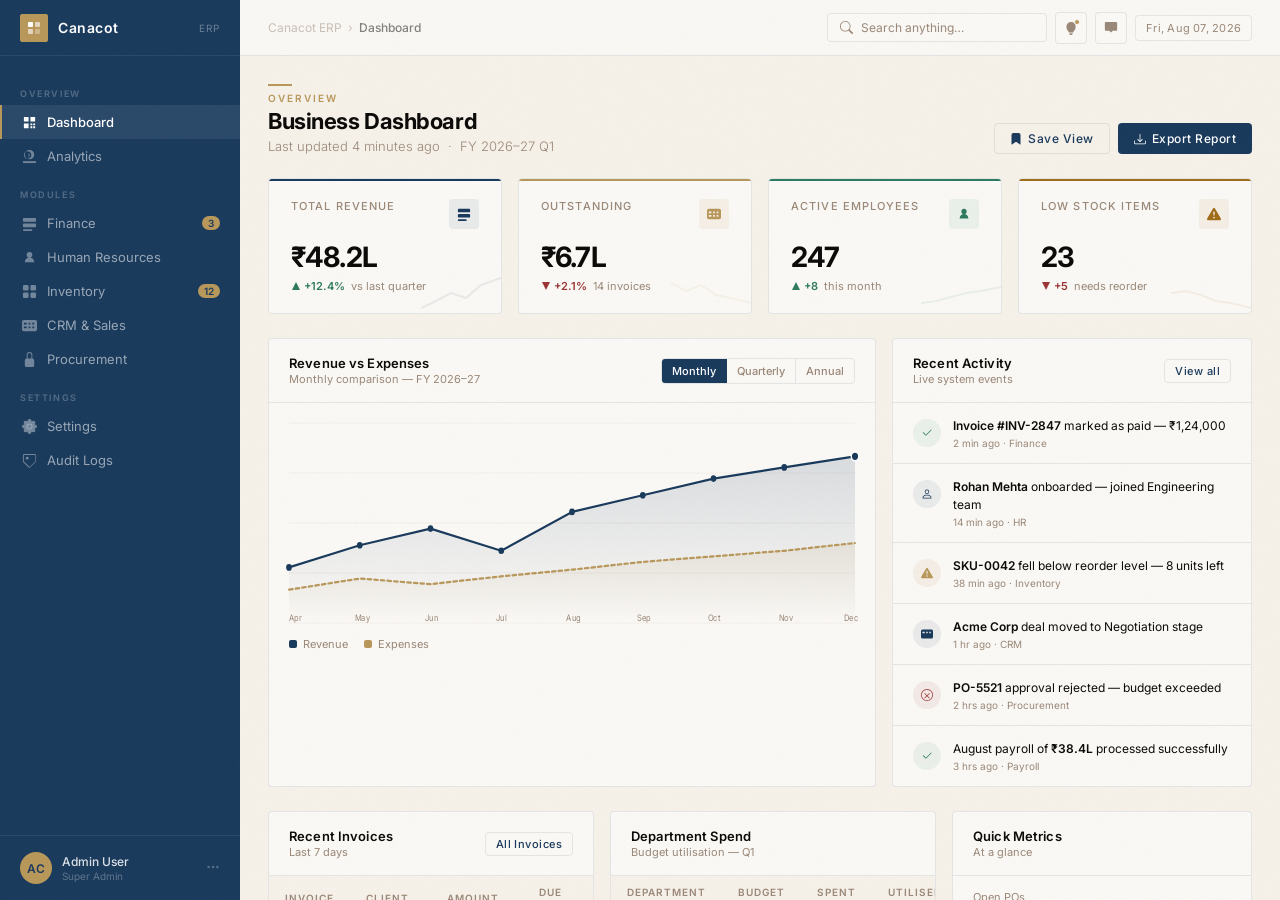
<file: Dashboard.html>
<!DOCTYPE html>
<html lang="en">
<head>
  <meta charset="UTF-8"/>
  <meta name="viewport" content="width=device-width, initial-scale=1.0"/>
  <title>Canacot ERP — Dashboard</title>
  <link rel="preconnect" href="https://fonts.googleapis.com"/>
  <link rel="preconnect" href="https://fonts.gstatic.com" crossorigin/>
  <link href="https://fonts.googleapis.com/css2?family=Inter:wght@300;400;500;600;700&display=swap" rel="stylesheet"/>
  <style>
    *, *::before, *::after { box-sizing: border-box; margin: 0; padding: 0; }

    :root {
      --ink:       #0d0b09;
      --paper:     #faf8f5;
      --warm:      #f5f0e8;
      --navy:      #1a3a5c;
      --navy-lt:   #2b5a8a;
      --navy-dim:  rgba(26,58,92,0.08);
      --gold:      #b8975a;
      --gold-lt:   #d4b478;
      --dust:      #9a8878;
      --border:    rgba(26,58,92,0.1);
      --border-gold: rgba(184,151,90,0.25);
      --green:     #2d7a5f;
      --green-bg:  rgba(45,122,95,0.08);
      --red:       #9b3535;
      --red-bg:    rgba(155,53,53,0.08);
      --amber:     #a06c1a;
      --amber-bg:  rgba(160,108,26,0.08);
      --sidebar-w: 240px;
      --header-h:  56px;
      --sans:      'Inter', system-ui, sans-serif;
      --radius:    4px;
    }

    html, body { height: 100%; }

    body {
      font-family: var(--sans);
      background: var(--warm);
      color: var(--ink);
      display: flex;
      overflow: hidden;
    }

    /* ── NOISE ── */
    body::before {
      content: '';
      position: fixed; inset: 0;
      background-image: url("data:image/svg+xml,%3Csvg viewBox='0 0 256 256' xmlns='http://www.w3.org/2000/svg'%3E%3Cfilter id='n'%3E%3CfeTurbulence type='fractalNoise' baseFrequency='0.9' numOctaves='4' stitchTiles='stitch'/%3E%3C/filter%3E%3Crect width='100%25' height='100%25' filter='url(%23n)' opacity='0.03'/%3E%3C/svg%3E");
      pointer-events: none; z-index: 9999; opacity: 0.4;
    }

    /* ══════════════════════════════
       SIDEBAR
    ══════════════════════════════ */
    .sidebar {
      width: var(--sidebar-w);
      height: 100vh;
      background: var(--navy);
      display: flex;
      flex-direction: column;
      flex-shrink: 0;
      position: fixed;
      left: 0; top: 0; bottom: 0;
      z-index: 100;
    }

    .sidebar-brand {
      height: var(--header-h);
      display: flex;
      align-items: center;
      padding: 0 20px;
      border-bottom: 1px solid rgba(255,255,255,0.07);
      gap: 10px;
      flex-shrink: 0;
    }

    .brand-icon {
      width: 28px; height: 28px;
      background: var(--gold);
      border-radius: 2px;
      display: flex; align-items: center; justify-content: center;
    }
    .brand-icon svg { width: 14px; height: 14px; }

    .brand-name {
      font-size: 14px;
      font-weight: 600;
      letter-spacing: 0.04em;
      color: #fff;
    }
    .brand-tag {
      font-size: 10px;
      font-weight: 400;
      letter-spacing: 0.1em;
      color: rgba(255,255,255,0.35);
      text-transform: uppercase;
      margin-left: auto;
    }

    .sidebar-nav {
      flex: 1;
      overflow-y: auto;
      padding: 16px 0;
    }

    .nav-section-label {
      font-size: 9px;
      font-weight: 600;
      letter-spacing: 0.18em;
      text-transform: uppercase;
      color: rgba(255,255,255,0.25);
      padding: 16px 20px 6px;
    }

    .nav-item {
      display: flex;
      align-items: center;
      gap: 10px;
      padding: 9px 20px;
      font-size: 13px;
      font-weight: 400;
      color: rgba(255,255,255,0.55);
      text-decoration: none;
      cursor: pointer;
      transition: background 0.15s, color 0.15s;
      border-left: 2px solid transparent;
      position: relative;
    }
    .nav-item:hover {
      background: rgba(255,255,255,0.05);
      color: rgba(255,255,255,0.85);
    }
    .nav-item.active {
      background: rgba(255,255,255,0.07);
      color: #fff;
      border-left-color: var(--gold);
      font-weight: 500;
    }
    .nav-item svg { width: 15px; height: 15px; flex-shrink: 0; opacity: 0.7; }
    .nav-item.active svg { opacity: 1; }

    .nav-badge {
      margin-left: auto;
      background: var(--gold);
      color: var(--navy);
      font-size: 10px;
      font-weight: 600;
      padding: 1px 6px;
      border-radius: 20px;
    }

    .sidebar-footer {
      border-top: 1px solid rgba(255,255,255,0.07);
      padding: 16px 20px;
      display: flex;
      align-items: center;
      gap: 10px;
    }
    .avatar {
      width: 32px; height: 32px;
      border-radius: 50%;
      background: var(--gold);
      display: flex; align-items: center; justify-content: center;
      font-size: 12px;
      font-weight: 600;
      color: var(--navy);
      flex-shrink: 0;
    }
    .avatar-info { flex: 1; min-width: 0; }
    .avatar-name {
      font-size: 12px;
      font-weight: 500;
      color: rgba(255,255,255,0.85);
      white-space: nowrap;
      overflow: hidden;
      text-overflow: ellipsis;
    }
    .avatar-role {
      font-size: 10px;
      color: rgba(255,255,255,0.3);
      margin-top: 1px;
    }
    .avatar-more {
      color: rgba(255,255,255,0.25);
      cursor: pointer;
    }
    .avatar-more:hover { color: rgba(255,255,255,0.6); }

    /* ══════════════════════════════
       MAIN LAYOUT
    ══════════════════════════════ */
    .main {
      margin-left: var(--sidebar-w);
      flex: 1;
      display: flex;
      flex-direction: column;
      height: 100vh;
      overflow: hidden;
    }

    /* ── TOPBAR ── */
    .topbar {
      height: var(--header-h);
      background: rgba(250,248,245,0.9);
      backdrop-filter: blur(16px);
      -webkit-backdrop-filter: blur(16px);
      border-bottom: 1px solid var(--border);
      display: flex;
      align-items: center;
      padding: 0 28px;
      gap: 16px;
      flex-shrink: 0;
      position: sticky;
      top: 0;
      z-index: 50;
    }

    .topbar-title {
      font-size: 14px;
      font-weight: 600;
      color: var(--ink);
      letter-spacing: 0.01em;
    }

    .topbar-breadcrumb {
      font-size: 12px;
      color: var(--dust);
      display: flex;
      align-items: center;
      gap: 6px;
    }
    .topbar-breadcrumb span { color: var(--dust); opacity: 0.5; }

    .topbar-right {
      margin-left: auto;
      display: flex;
      align-items: center;
      gap: 8px;
    }

    .topbar-search {
      display: flex;
      align-items: center;
      gap: 8px;
      background: var(--paper);
      border: 1px solid var(--border);
      border-radius: var(--radius);
      padding: 6px 12px;
      width: 220px;
    }
    .topbar-search svg { width: 13px; height: 13px; color: var(--dust); flex-shrink: 0; }
    .topbar-search input {
      border: none;
      background: transparent;
      font-family: var(--sans);
      font-size: 12px;
      color: var(--ink);
      outline: none;
      width: 100%;
    }
    .topbar-search input::placeholder { color: var(--dust); }

    .icon-btn {
      width: 32px; height: 32px;
      border-radius: var(--radius);
      border: 1px solid var(--border);
      background: var(--paper);
      display: flex; align-items: center; justify-content: center;
      cursor: pointer;
      transition: background 0.15s, border-color 0.15s;
      position: relative;
    }
    .icon-btn:hover { background: var(--warm); border-color: var(--navy); }
    .icon-btn svg { width: 14px; height: 14px; color: var(--dust); }
    .notif-dot {
      position: absolute;
      top: 6px; right: 6px;
      width: 6px; height: 6px;
      background: var(--gold);
      border-radius: 50%;
      border: 1px solid var(--paper);
    }

    .date-chip {
      font-size: 11px;
      font-weight: 400;
      color: var(--dust);
      background: var(--paper);
      border: 1px solid var(--border);
      border-radius: var(--radius);
      padding: 5px 10px;
      letter-spacing: 0.02em;
    }

    /* ── CONTENT SCROLL ── */
    .content {
      flex: 1;
      overflow-y: auto;
      padding: 28px;
      display: flex;
      flex-direction: column;
      gap: 24px;
    }

    /* ── PAGE HEADER ── */
    .page-header {
      display: flex;
      align-items: flex-end;
      justify-content: space-between;
    }
    .page-header-left {}
    .page-eyebrow {
      font-size: 10px;
      font-weight: 600;
      letter-spacing: 0.2em;
      text-transform: uppercase;
      color: var(--gold);
      margin-bottom: 4px;
    }
    .page-title {
      font-size: 22px;
      font-weight: 700;
      color: var(--ink);
      letter-spacing: -0.02em;
    }
    .page-sub {
      font-size: 13px;
      font-weight: 300;
      color: var(--dust);
      margin-top: 4px;
    }
    .page-actions { display: flex; gap: 8px; }

    .btn-primary {
      display: flex; align-items: center; gap: 6px;
      padding: 8px 16px;
      background: var(--navy);
      color: #fff;
      font-family: var(--sans);
      font-size: 12px;
      font-weight: 500;
      letter-spacing: 0.04em;
      border: none;
      border-radius: var(--radius);
      cursor: pointer;
      transition: background 0.2s, transform 0.15s;
    }
    .btn-primary:hover { background: var(--navy-lt); transform: translateY(-1px); }
    .btn-primary svg { width: 12px; height: 12px; }

    .btn-secondary {
      display: flex; align-items: center; gap: 6px;
      padding: 7px 15px;
      background: transparent;
      color: var(--navy);
      font-family: var(--sans);
      font-size: 12px;
      font-weight: 500;
      letter-spacing: 0.04em;
      border: 1px solid var(--border);
      border-radius: var(--radius);
      cursor: pointer;
      transition: background 0.2s, border-color 0.2s;
    }
    .btn-secondary:hover { background: var(--navy-dim); border-color: var(--navy); }
    .btn-secondary svg { width: 12px; height: 12px; }

    /* ══════════════════════════════
       KPI CARDS ROW
    ══════════════════════════════ */
    .kpi-grid {
      display: grid;
      grid-template-columns: repeat(4, 1fr);
      gap: 16px;
    }

    .kpi-card {
      background: var(--paper);
      border: 1px solid var(--border);
      border-radius: var(--radius);
      padding: 20px 22px;
      position: relative;
      overflow: hidden;
      transition: border-color 0.2s, transform 0.2s;
    }
    .kpi-card:hover { border-color: var(--navy); transform: translateY(-2px); }

    .kpi-card::before {
      content: '';
      position: absolute;
      top: 0; left: 0; right: 0;
      height: 2px;
      background: var(--navy);
    }
    .kpi-card.gold::before { background: var(--gold); }
    .kpi-card.green::before { background: var(--green); }
    .kpi-card.amber::before { background: var(--amber); }

    .kpi-top {
      display: flex;
      align-items: flex-start;
      justify-content: space-between;
      margin-bottom: 14px;
    }
    .kpi-label {
      font-size: 11px;
      font-weight: 500;
      letter-spacing: 0.1em;
      text-transform: uppercase;
      color: var(--dust);
    }
    .kpi-icon {
      width: 30px; height: 30px;
      border-radius: var(--radius);
      background: var(--navy-dim);
      display: flex; align-items: center; justify-content: center;
    }
    .kpi-icon svg { width: 14px; height: 14px; color: var(--navy); }
    .kpi-card.gold .kpi-icon { background: rgba(184,151,90,0.1); }
    .kpi-card.gold .kpi-icon svg { color: var(--gold); }
    .kpi-card.green .kpi-icon { background: var(--green-bg); }
    .kpi-card.green .kpi-icon svg { color: var(--green); }
    .kpi-card.amber .kpi-icon { background: var(--amber-bg); }
    .kpi-card.amber .kpi-icon svg { color: var(--amber); }

    .kpi-value {
      font-size: 28px;
      font-weight: 700;
      letter-spacing: -0.03em;
      color: var(--ink);
      line-height: 1;
      margin-bottom: 8px;
    }

    .kpi-footer {
      display: flex;
      align-items: center;
      gap: 6px;
    }
    .kpi-change {
      display: flex;
      align-items: center;
      gap: 3px;
      font-size: 11px;
      font-weight: 600;
    }
    .kpi-change.up { color: var(--green); }
    .kpi-change.down { color: var(--red); }
    .kpi-change svg { width: 10px; height: 10px; }
    .kpi-period {
      font-size: 11px;
      color: var(--dust);
    }

    /* Sparkline */
    .kpi-sparkline {
      position: absolute;
      bottom: 0; right: 0;
      opacity: 0.08;
    }

    /* ══════════════════════════════
       MIDDLE ROW
    ══════════════════════════════ */
    .mid-row {
      display: grid;
      grid-template-columns: 1fr 360px;
      gap: 16px;
    }

    /* ── CHART CARD ── */
    .card {
      background: var(--paper);
      border: 1px solid var(--border);
      border-radius: var(--radius);
      overflow: hidden;
    }

    .card-header {
      display: flex;
      align-items: center;
      justify-content: space-between;
      padding: 16px 20px;
      border-bottom: 1px solid var(--border);
    }
    .card-title {
      font-size: 13px;
      font-weight: 600;
      color: var(--ink);
      letter-spacing: 0.01em;
    }
    .card-subtitle {
      font-size: 11px;
      color: var(--dust);
      margin-top: 1px;
    }
    .card-actions { display: flex; gap: 4px; }

    .tab-group {
      display: flex;
      gap: 0;
      border: 1px solid var(--border);
      border-radius: var(--radius);
      overflow: hidden;
    }
    .tab {
      font-size: 11px;
      font-weight: 500;
      padding: 5px 10px;
      color: var(--dust);
      cursor: pointer;
      background: transparent;
      border: none;
      font-family: var(--sans);
      transition: background 0.15s, color 0.15s;
    }
    .tab:not(:last-child) { border-right: 1px solid var(--border); }
    .tab.active { background: var(--navy); color: #fff; }
    .tab:hover:not(.active) { background: var(--warm); color: var(--ink); }

    .card-body { padding: 20px; }

    /* SVG Bar Chart */
    .chart-area {
      width: 100%;
      height: 200px;
      position: relative;
    }

    .chart-svg {
      width: 100%;
      height: 100%;
      overflow: visible;
    }

    .chart-legend {
      display: flex;
      gap: 16px;
      margin-top: 14px;
    }
    .legend-item {
      display: flex;
      align-items: center;
      gap: 6px;
      font-size: 11px;
      color: var(--dust);
    }
    .legend-dot {
      width: 8px; height: 8px;
      border-radius: 2px;
    }

    /* ── ACTIVITY FEED ── */
    .activity-list {
      padding: 0;
    }
    .activity-item {
      display: flex;
      align-items: flex-start;
      gap: 12px;
      padding: 14px 20px;
      border-bottom: 1px solid var(--border);
      transition: background 0.15s;
    }
    .activity-item:last-child { border-bottom: none; }
    .activity-item:hover { background: var(--warm); }

    .activity-dot {
      width: 28px; height: 28px;
      border-radius: 50%;
      display: flex; align-items: center; justify-content: center;
      flex-shrink: 0;
      margin-top: 2px;
    }
    .activity-dot svg { width: 12px; height: 12px; }
    .activity-dot.blue { background: var(--navy-dim); color: var(--navy); }
    .activity-dot.blue svg { color: var(--navy); }
    .activity-dot.green { background: var(--green-bg); }
    .activity-dot.green svg { color: var(--green); }
    .activity-dot.gold { background: rgba(184,151,90,0.1); }
    .activity-dot.gold svg { color: var(--gold); }
    .activity-dot.red { background: var(--red-bg); }
    .activity-dot.red svg { color: var(--red); }

    .activity-content { flex: 1; }
    .activity-text {
      font-size: 12px;
      font-weight: 400;
      color: var(--ink);
      line-height: 1.5;
    }
    .activity-text strong { font-weight: 600; }
    .activity-time {
      font-size: 10px;
      color: var(--dust);
      margin-top: 2px;
    }

    /* ══════════════════════════════
       BOTTOM ROW
    ══════════════════════════════ */
    .bot-row {
      display: grid;
      grid-template-columns: 1fr 1fr 300px;
      gap: 16px;
    }

    /* ── TABLE ── */
    .data-table {
      width: 100%;
      border-collapse: collapse;
    }
    .data-table th {
      font-size: 10px;
      font-weight: 600;
      letter-spacing: 0.1em;
      text-transform: uppercase;
      color: var(--dust);
      padding: 10px 16px;
      text-align: left;
      border-bottom: 1px solid var(--border);
      background: var(--warm);
    }
    .data-table td {
      font-size: 12px;
      font-weight: 400;
      color: var(--ink);
      padding: 11px 16px;
      border-bottom: 1px solid var(--border);
    }
    .data-table tr:last-child td { border-bottom: none; }
    .data-table tbody tr:hover td { background: var(--warm); }

    .td-name { font-weight: 500; }
    .td-mono {
      font-family: 'SF Mono', 'Fira Code', monospace;
      font-size: 11px;
      color: var(--navy);
    }

    .status-pill {
      display: inline-flex;
      align-items: center;
      gap: 4px;
      font-size: 10px;
      font-weight: 600;
      letter-spacing: 0.06em;
      text-transform: uppercase;
      padding: 3px 8px;
      border-radius: 20px;
    }
    .status-pill::before {
      content: '';
      width: 5px; height: 5px;
      border-radius: 50%;
    }
    .status-pill.paid { background: var(--green-bg); color: var(--green); }
    .status-pill.paid::before { background: var(--green); }
    .status-pill.pending { background: var(--amber-bg); color: var(--amber); }
    .status-pill.pending::before { background: var(--amber); }
    .status-pill.overdue { background: var(--red-bg); color: var(--red); }
    .status-pill.overdue::before { background: var(--red); }

    /* ── QUICK STATS SIDEBAR ── */
    .quick-stat {
      padding: 14px 20px;
      border-bottom: 1px solid var(--border);
      display: flex;
      align-items: center;
      justify-content: space-between;
      transition: background 0.15s;
    }
    .quick-stat:last-child { border-bottom: none; }
    .quick-stat:hover { background: var(--warm); }
    .qs-left {}
    .qs-label {
      font-size: 11px;
      color: var(--dust);
      margin-bottom: 2px;
    }
    .qs-value {
      font-size: 16px;
      font-weight: 700;
      color: var(--ink);
      letter-spacing: -0.02em;
    }
    .qs-bar-wrap {
      width: 80px;
      height: 4px;
      background: var(--border);
      border-radius: 2px;
      margin-top: 4px;
      overflow: hidden;
    }
    .qs-bar {
      height: 100%;
      border-radius: 2px;
      background: var(--navy);
    }
    .qs-bar.gold { background: var(--gold); }
    .qs-bar.green { background: var(--green); }
    .qs-pct {
      font-size: 12px;
      font-weight: 600;
      color: var(--navy);
    }

    /* ══════════════════════════════
       SCROLLBAR
    ══════════════════════════════ */
    .content::-webkit-scrollbar { width: 4px; }
    .content::-webkit-scrollbar-track { background: transparent; }
    .content::-webkit-scrollbar-thumb { background: var(--border); border-radius: 2px; }
    .sidebar-nav::-webkit-scrollbar { width: 0; }

    /* ── GOLD RULE ── */
    .gold-rule {
      width: 24px; height: 2px;
      background: var(--gold);
      margin-bottom: 6px;
    }
  </style>
</head>
<body>

<!-- ══════════════════════════════
     SIDEBAR
══════════════════════════════ -->
<aside class="sidebar">
  <div class="sidebar-brand">
    <div class="brand-icon">
      <svg viewBox="0 0 14 14" fill="none" xmlns="http://www.w3.org/2000/svg">
        <rect x="1" y="1" width="5" height="5" rx="1" fill="white"/>
        <rect x="8" y="1" width="5" height="5" rx="1" fill="white" opacity="0.6"/>
        <rect x="1" y="8" width="5" height="5" rx="1" fill="white" opacity="0.6"/>
        <rect x="8" y="8" width="5" height="5" rx="1" fill="white" opacity="0.3"/>
      </svg>
    </div>
    <span class="brand-name">Canacot</span>
    <span class="brand-tag">ERP</span>
  </div>

  <nav class="sidebar-nav">
    <div class="nav-section-label">Overview</div>
    <a class="nav-item active" href="#">
      <svg viewBox="0 0 16 16" fill="currentColor"><path d="M2 2h5v5H2V2zm7 0h5v5H9V2zM2 9h5v5H2V9zm7 3h2v2H9v-2zm0-3h2v2H9V9zm3 0h2v2h-2V9zm0 3h2v2h-2v-2z"/></svg>
      Dashboard
    </a>
    <a class="nav-item" href="#">
      <svg viewBox="0 0 16 16" fill="currentColor"><path d="M8 1a5 5 0 100 10A5 5 0 008 1zm0 9A4 4 0 118 3a4 4 0 010 7zM7 5h1v3H7V5zm0 4h1v1H7V9z"/><path d="M1 13h14v2H1z"/></svg>
      Analytics
    </a>

    <div class="nav-section-label">Modules</div>
    <a class="nav-item" href="#">
      <svg viewBox="0 0 16 16" fill="currentColor"><path d="M1 3a1 1 0 011-1h12a1 1 0 011 1v2a1 1 0 01-1 1H2a1 1 0 01-1-1V3zm0 6a1 1 0 011-1h12a1 1 0 011 1v2a1 1 0 01-1 1H2a1 1 0 01-1-1V9zm1 5a1 1 0 000 2h8a1 1 0 000-2H2z"/></svg>
      Finance
      <span class="nav-badge">3</span>
    </a>
    <a class="nav-item" href="#">
      <svg viewBox="0 0 16 16" fill="currentColor"><path d="M8 8a3 3 0 100-6 3 3 0 000 6zm5 5a5 5 0 10-10 0h10z"/></svg>
      Human Resources
    </a>
    <a class="nav-item" href="#">
      <svg viewBox="0 0 16 16" fill="currentColor"><path d="M1 2.5A1.5 1.5 0 012.5 1h3A1.5 1.5 0 017 2.5v3A1.5 1.5 0 015.5 7h-3A1.5 1.5 0 011 5.5v-3zM9 2.5A1.5 1.5 0 0110.5 1h3A1.5 1.5 0 0115 2.5v3A1.5 1.5 0 0113.5 7h-3A1.5 1.5 0 019 5.5v-3zM1 10.5A1.5 1.5 0 012.5 9h3A1.5 1.5 0 017 10.5v3A1.5 1.5 0 015.5 15h-3A1.5 1.5 0 011 13.5v-3zM9 10.5A1.5 1.5 0 0110.5 9h3a1.5 1.5 0 011.5 1.5v3a1.5 1.5 0 01-1.5 1.5h-3A1.5 1.5 0 019 13.5v-3z"/></svg>
      Inventory
      <span class="nav-badge">12</span>
    </a>
    <a class="nav-item" href="#">
      <svg viewBox="0 0 16 16" fill="currentColor"><path d="M0 4a2 2 0 012-2h12a2 2 0 012 2v8a2 2 0 01-2 2H2a2 2 0 01-2-2V4zm5 1H2v2h3V5zm4 0H7v2h2V5zm4 0h-2v2h2V5zm-8 4H2v2h3V9zm4 0H7v2h2V9zm4 0h-2v2h2V9z"/></svg>
      CRM & Sales
    </a>
    <a class="nav-item" href="#">
      <svg viewBox="0 0 16 16" fill="currentColor"><path d="M8 1a2 2 0 012 2v4H6V3a2 2 0 012-2zm3 6V3a3 3 0 10-6 0v4a2 2 0 00-2 2v5a2 2 0 002 2h6a2 2 0 002-2V9a2 2 0 00-2-2z"/></svg>
      Procurement
    </a>

    <div class="nav-section-label">Settings</div>
    <a class="nav-item" href="#">
      <svg viewBox="0 0 16 16" fill="currentColor"><path d="M8 4.754a3.246 3.246 0 100 6.492 3.246 3.246 0 000-6.492zM5.754 8a2.246 2.246 0 114.492 0 2.246 2.246 0 01-4.492 0z"/><path d="M9.796 1.343c-.527-1.79-3.065-1.79-3.592 0l-.094.319a.873.873 0 01-1.255.52l-.292-.16c-1.64-.892-3.433.902-2.54 2.541l.159.292a.873.873 0 01-.52 1.255l-.319.094c-1.79.527-1.79 3.065 0 3.592l.319.094a.873.873 0 01.52 1.255l-.16.292c-.892 1.64.901 3.434 2.541 2.54l.292-.159a.873.873 0 011.255.52l.094.319c.527 1.79 3.065 1.79 3.592 0l.094-.319a.873.873 0 011.255-.52l.292.16c1.64.893 3.434-.902 2.54-2.541l-.159-.292a.873.873 0 01.52-1.255l.319-.094c1.79-.527 1.79-3.065 0-3.592l-.319-.094a.873.873 0 01-.52-1.255l.16-.292c.893-1.64-.902-3.433-2.541-2.54l-.292.159a.873.873 0 01-1.255-.52l-.094-.319z"/></svg>
      Settings
    </a>
    <a class="nav-item" href="#">
      <svg viewBox="0 0 16 16" fill="currentColor"><path d="M1 2.5A1.5 1.5 0 012.5 1h11A1.5 1.5 0 0115 2.5v6.086a1.5 1.5 0 01-.44 1.06l-5.65 5.65a1.5 1.5 0 01-2.12 0l-5.65-5.65A1.5 1.5 0 011 8.586V2.5zM2.5 2a.5.5 0 00-.5.5v6.086a.5.5 0 00.146.354l5.65 5.649a.5.5 0 00.708 0l5.65-5.65a.5.5 0 00.146-.353V2.5a.5.5 0 00-.5-.5h-11z"/><circle cx="5.5" cy="5.5" r="1.5"/></svg>
      Audit Logs
    </a>
  </nav>

  <div class="sidebar-footer">
    <div class="avatar">AC</div>
    <div class="avatar-info">
      <div class="avatar-name">Admin User</div>
      <div class="avatar-role">Super Admin</div>
    </div>
    <div class="avatar-more">
      <svg viewBox="0 0 16 16" fill="currentColor" width="14" height="14"><path d="M3 9.5a1.5 1.5 0 110-3 1.5 1.5 0 010 3zm5 0a1.5 1.5 0 110-3 1.5 1.5 0 010 3zm5 0a1.5 1.5 0 110-3 1.5 1.5 0 010 3z"/></svg>
    </div>
  </div>
</aside>

<!-- ══════════════════════════════
     MAIN
══════════════════════════════ -->
<main class="main">

  <!-- TOPBAR -->
  <header class="topbar">
    <div class="topbar-breadcrumb">
      <span>Canacot ERP</span>
      <span>›</span>
      <span style="color:var(--ink); font-weight:500;">Dashboard</span>
    </div>

    <div class="topbar-right">
      <div class="topbar-search">
        <svg viewBox="0 0 16 16" fill="currentColor"><path d="M11.742 10.344a6.5 6.5 0 10-1.397 1.398h-.001c.03.04.062.078.098.115l3.85 3.85a1 1 0 001.415-1.414l-3.85-3.85a1.007 1.007 0 00-.115-.099zM12 6.5a5.5 5.5 0 11-11 0 5.5 5.5 0 0111 0z"/></svg>
        <input type="text" placeholder="Search anything…"/>
      </div>
      <div class="icon-btn">
        <svg viewBox="0 0 16 16" fill="currentColor"><path d="M8 16a2 2 0 001.985-1.75c.017-.137-.097-.25-.235-.25h-3.5c-.138 0-.252.113-.235.25A2 2 0 008 16zm.25-14.75A5.25 5.25 0 002.75 6.5c0 1.39.385 2.642 1.017 3.697C4.688 11.5 5.5 12.5 5.5 13h5c0-.5.812-1.5 1.733-2.803A5.165 5.165 0 0013.25 6.5 5.25 5.25 0 008.25 1.25z"/></svg>
        <span class="notif-dot"></span>
      </div>
      <div class="icon-btn">
        <svg viewBox="0 0 16 16" fill="currentColor"><path d="M14 1H2a1 1 0 00-1 1v8a1 1 0 001 1h4l2 2 2-2h4a1 1 0 001-1V2a1 1 0 00-1-1z"/></svg>
      </div>
      <div class="date-chip">Fri, Aug 07, 2026</div>
    </div>
  </header>

  <!-- SCROLLABLE CONTENT -->
  <div class="content">

    <!-- PAGE HEADER -->
    <div class="page-header">
      <div class="page-header-left">
        <div class="gold-rule"></div>
        <div class="page-eyebrow">Overview</div>
        <div class="page-title">Business Dashboard</div>
        <div class="page-sub">Last updated 4 minutes ago &nbsp;·&nbsp; FY 2026–27 Q1</div>
      </div>
      <div class="page-actions">
        <button class="btn-secondary">
          <svg viewBox="0 0 16 16" fill="currentColor"><path d="M2 2.5A2.5 2.5 0 014.5 0h7A2.5 2.5 0 0114 2.5v13l-6-4-6 4V2.5z"/></svg>
          Save View
        </button>
        <button class="btn-primary">
          <svg viewBox="0 0 16 16" fill="currentColor"><path d="M.5 9.9a.5.5 0 01.5.5v2.5a1 1 0 001 1h12a1 1 0 001-1v-2.5a.5.5 0 011 0v2.5a2 2 0 01-2 2H2a2 2 0 01-2-2v-2.5a.5.5 0 01.5-.5z"/><path d="M7.646 11.854a.5.5 0 00.708 0l3-3a.5.5 0 00-.708-.708L8.5 10.293V1.5a.5.5 0 00-1 0v8.793L5.354 8.146a.5.5 0 10-.708.708l3 3z"/></svg>
          Export Report
        </button>
      </div>
    </div>

    <!-- KPI ROW -->
    <div class="kpi-grid">
      <div class="kpi-card">
        <div class="kpi-top">
          <div class="kpi-label">Total Revenue</div>
          <div class="kpi-icon">
            <svg viewBox="0 0 16 16" fill="currentColor"><path d="M1 3a1 1 0 011-1h12a1 1 0 011 1v2a1 1 0 01-1 1H2a1 1 0 01-1-1V3zm0 6a1 1 0 011-1h12a1 1 0 011 1v2a1 1 0 01-1 1H2a1 1 0 01-1-1V9zm1 5a1 1 0 100 2h8a1 1 0 100-2H2z"/></svg>
          </div>
        </div>
        <div class="kpi-value">₹48.2L</div>
        <div class="kpi-footer">
          <span class="kpi-change up">
            <svg viewBox="0 0 10 10" fill="currentColor"><path d="M5 1l4 8H1l4-8z"/></svg>
            +12.4%
          </span>
          <span class="kpi-period">vs last quarter</span>
        </div>
        <svg class="kpi-sparkline" width="80" height="40" viewBox="0 0 80 40">
          <polyline points="0,35 15,28 30,20 45,25 60,12 80,5" fill="none" stroke="#1a3a5c" stroke-width="2"/>
        </svg>
      </div>

      <div class="kpi-card gold">
        <div class="kpi-top">
          <div class="kpi-label">Outstanding</div>
          <div class="kpi-icon">
            <svg viewBox="0 0 16 16" fill="currentColor"><path d="M0 4a2 2 0 012-2h12a2 2 0 012 2v8a2 2 0 01-2 2H2a2 2 0 01-2-2V4zm5 1H2v2h3V5zm4 0H7v2h2V5zm4 0h-2v2h2V5zm-8 4H2v2h3V9zm4 0H7v2h2V9zm4 0h-2v2h2V9z"/></svg>
          </div>
        </div>
        <div class="kpi-value">₹6.7L</div>
        <div class="kpi-footer">
          <span class="kpi-change down">
            <svg viewBox="0 0 10 10" fill="currentColor"><path d="M5 9L1 1h8L5 9z"/></svg>
            +2.1%
          </span>
          <span class="kpi-period">14 invoices</span>
        </div>
        <svg class="kpi-sparkline" width="80" height="40" viewBox="0 0 80 40">
          <polyline points="0,10 15,18 30,12 45,22 60,25 80,30" fill="none" stroke="#b8975a" stroke-width="2"/>
        </svg>
      </div>

      <div class="kpi-card green">
        <div class="kpi-top">
          <div class="kpi-label">Active Employees</div>
          <div class="kpi-icon">
            <svg viewBox="0 0 16 16" fill="currentColor"><path d="M8 8a3 3 0 100-6 3 3 0 000 6zm5 5a5 5 0 10-10 0h10z"/></svg>
          </div>
        </div>
        <div class="kpi-value">247</div>
        <div class="kpi-footer">
          <span class="kpi-change up">
            <svg viewBox="0 0 10 10" fill="currentColor"><path d="M5 1l4 8H1l4-8z"/></svg>
            +8
          </span>
          <span class="kpi-period">this month</span>
        </div>
        <svg class="kpi-sparkline" width="80" height="40" viewBox="0 0 80 40">
          <polyline points="0,30 15,28 30,24 45,20 60,18 80,14" fill="none" stroke="#2d7a5f" stroke-width="2"/>
        </svg>
      </div>

      <div class="kpi-card amber">
        <div class="kpi-top">
          <div class="kpi-label">Low Stock Items</div>
          <div class="kpi-icon">
            <svg viewBox="0 0 16 16" fill="currentColor"><path d="M8.982 1.566a1.13 1.13 0 00-1.96 0L.165 13.233c-.457.778.091 1.767.98 1.767h13.713c.889 0 1.438-.99.98-1.767L8.982 1.566zM8 5c.535 0 .954.462.9.995l-.35 3.507a.552.552 0 01-1.1 0L7.1 5.995A.905.905 0 018 5zm.002 6a1 1 0 110 2 1 1 0 010-2z"/></svg>
          </div>
        </div>
        <div class="kpi-value">23</div>
        <div class="kpi-footer">
          <span class="kpi-change down">
            <svg viewBox="0 0 10 10" fill="currentColor"><path d="M5 9L1 1h8L5 9z"/></svg>
            +5
          </span>
          <span class="kpi-period">needs reorder</span>
        </div>
        <svg class="kpi-sparkline" width="80" height="40" viewBox="0 0 80 40">
          <polyline points="0,20 15,18 30,22 45,28 60,30 80,35" fill="none" stroke="#a06c1a" stroke-width="2"/>
        </svg>
      </div>
    </div>

    <!-- MID ROW: Chart + Activity -->
    <div class="mid-row">
      <div class="card">
        <div class="card-header">
          <div>
            <div class="card-title">Revenue vs Expenses</div>
            <div class="card-subtitle">Monthly comparison — FY 2026–27</div>
          </div>
          <div class="card-actions">
            <div class="tab-group">
              <button class="tab active">Monthly</button>
              <button class="tab">Quarterly</button>
              <button class="tab">Annual</button>
            </div>
          </div>
        </div>
        <div class="card-body">
          <div class="chart-area">
            <svg class="chart-svg" viewBox="0 0 600 180" preserveAspectRatio="none">
              <!-- Grid lines -->
              <line x1="0" y1="0"   x2="600" y2="0"   stroke="#e8e2d8" stroke-width="0.5"/>
              <line x1="0" y1="45"  x2="600" y2="45"  stroke="#e8e2d8" stroke-width="0.5"/>
              <line x1="0" y1="90"  x2="600" y2="90"  stroke="#e8e2d8" stroke-width="0.5"/>
              <line x1="0" y1="135" x2="600" y2="135" stroke="#e8e2d8" stroke-width="0.5"/>
              <line x1="0" y1="180" x2="600" y2="180" stroke="#e8e2d8" stroke-width="0.5"/>

              <!-- Revenue area -->
              <defs>
                <linearGradient id="rev-grad" x1="0" y1="0" x2="0" y2="1">
                  <stop offset="0%" stop-color="#1a3a5c" stop-opacity="0.15"/>
                  <stop offset="100%" stop-color="#1a3a5c" stop-opacity="0"/>
                </linearGradient>
                <linearGradient id="exp-grad" x1="0" y1="0" x2="0" y2="1">
                  <stop offset="0%" stop-color="#b8975a" stop-opacity="0.12"/>
                  <stop offset="100%" stop-color="#b8975a" stop-opacity="0"/>
                </linearGradient>
              </defs>

              <!-- Revenue fill -->
              <path d="M0,130 L75,110 L150,95 L225,115 L300,80 L375,65 L450,50 L525,40 L600,30 L600,180 L0,180 Z"
                    fill="url(#rev-grad)"/>
              <!-- Revenue line -->
              <polyline points="0,130 75,110 150,95 225,115 300,80 375,65 450,50 525,40 600,30"
                        fill="none" stroke="#1a3a5c" stroke-width="2" stroke-linejoin="round" stroke-linecap="round"/>

              <!-- Expense fill -->
              <path d="M0,150 L75,140 L150,145 L225,138 L300,132 L375,125 L450,120 L525,115 L600,108 L600,180 L0,180 Z"
                    fill="url(#exp-grad)"/>
              <!-- Expense line -->
              <polyline points="0,150 75,140 150,145 225,138 300,132 375,125 450,120 525,115 600,108"
                        fill="none" stroke="#b8975a" stroke-width="2" stroke-linejoin="round" stroke-linecap="round" stroke-dasharray="4,3"/>

              <!-- Data dots — Revenue -->
              <circle cx="0"   cy="130" r="3" fill="#1a3a5c"/>
              <circle cx="75"  cy="110" r="3" fill="#1a3a5c"/>
              <circle cx="150" cy="95"  r="3" fill="#1a3a5c"/>
              <circle cx="225" cy="115" r="3" fill="#1a3a5c"/>
              <circle cx="300" cy="80"  r="3" fill="#1a3a5c"/>
              <circle cx="375" cy="65"  r="3" fill="#1a3a5c"/>
              <circle cx="450" cy="50"  r="3" fill="#1a3a5c"/>
              <circle cx="525" cy="40"  r="3" fill="#1a3a5c"/>
              <circle cx="600" cy="30"  r="4" fill="#1a3a5c" stroke="white" stroke-width="1.5"/>

              <!-- Month labels -->
              <text x="0"   y="178" font-family="Inter,sans-serif" font-size="8" fill="#9a8878">Apr</text>
              <text x="70"  y="178" font-family="Inter,sans-serif" font-size="8" fill="#9a8878">May</text>
              <text x="144" y="178" font-family="Inter,sans-serif" font-size="8" fill="#9a8878">Jun</text>
              <text x="219" y="178" font-family="Inter,sans-serif" font-size="8" fill="#9a8878">Jul</text>
              <text x="294" y="178" font-family="Inter,sans-serif" font-size="8" fill="#9a8878">Aug</text>
              <text x="369" y="178" font-family="Inter,sans-serif" font-size="8" fill="#9a8878">Sep</text>
              <text x="444" y="178" font-family="Inter,sans-serif" font-size="8" fill="#9a8878">Oct</text>
              <text x="519" y="178" font-family="Inter,sans-serif" font-size="8" fill="#9a8878">Nov</text>
              <text x="588" y="178" font-family="Inter,sans-serif" font-size="8" fill="#9a8878">Dec</text>
            </svg>
          </div>
          <div class="chart-legend">
            <div class="legend-item">
              <div class="legend-dot" style="background:var(--navy);"></div>
              Revenue
            </div>
            <div class="legend-item">
              <div class="legend-dot" style="background:var(--gold);"></div>
              Expenses
            </div>
          </div>
        </div>
      </div>

      <!-- Activity Feed -->
      <div class="card">
        <div class="card-header">
          <div>
            <div class="card-title">Recent Activity</div>
            <div class="card-subtitle">Live system events</div>
          </div>
          <button class="btn-secondary" style="font-size:11px; padding:4px 10px;">View all</button>
        </div>
        <div class="activity-list">
          <div class="activity-item">
            <div class="activity-dot green">
              <svg viewBox="0 0 16 16" fill="currentColor"><path d="M13.854 3.646a.5.5 0 010 .708l-7 7a.5.5 0 01-.708 0l-3.5-3.5a.5.5 0 11.708-.708L6.5 10.293l6.646-6.647a.5.5 0 01.708 0z"/></svg>
            </div>
            <div class="activity-content">
              <div class="activity-text"><strong>Invoice #INV-2847</strong> marked as paid — ₹1,24,000</div>
              <div class="activity-time">2 min ago · Finance</div>
            </div>
          </div>
          <div class="activity-item">
            <div class="activity-dot blue">
              <svg viewBox="0 0 16 16" fill="currentColor"><path d="M8 8a3 3 0 100-6 3 3 0 000 6zm2-3a2 2 0 11-4 0 2 2 0 014 0zm4 8c0 1-1 1-1 1H3s-1 0-1-1 1-4 6-4 6 3 6 4zm-1-.004c-.001-.246-.154-.986-.832-1.664C11.516 10.68 10.289 10 8 10c-2.29 0-3.516.68-4.168 1.332-.678.678-.83 1.418-.832 1.664h10z"/></svg>
            </div>
            <div class="activity-content">
              <div class="activity-text"><strong>Rohan Mehta</strong> onboarded — joined Engineering team</div>
              <div class="activity-time">14 min ago · HR</div>
            </div>
          </div>
          <div class="activity-item">
            <div class="activity-dot gold">
              <svg viewBox="0 0 16 16" fill="currentColor"><path d="M8.982 1.566a1.13 1.13 0 00-1.96 0L.165 13.233c-.457.778.091 1.767.98 1.767h13.713c.889 0 1.438-.99.98-1.767L8.982 1.566zM8 5c.535 0 .954.462.9.995l-.35 3.507a.552.552 0 01-1.1 0L7.1 5.995A.905.905 0 018 5zm.002 6a1 1 0 110 2 1 1 0 010-2z"/></svg>
            </div>
            <div class="activity-content">
              <div class="activity-text"><strong>SKU-0042</strong> fell below reorder level — 8 units left</div>
              <div class="activity-time">38 min ago · Inventory</div>
            </div>
          </div>
          <div class="activity-item">
            <div class="activity-dot blue">
              <svg viewBox="0 0 16 16" fill="currentColor"><path d="M0 4a2 2 0 012-2h12a2 2 0 012 2v8a2 2 0 01-2 2H2a2 2 0 01-2-2V4zm5 1H2v2h3V5zm4 0H7v2h2V5zm4 0h-2v2h2V5z"/></svg>
            </div>
            <div class="activity-content">
              <div class="activity-text"><strong>Acme Corp</strong> deal moved to Negotiation stage</div>
              <div class="activity-time">1 hr ago · CRM</div>
            </div>
          </div>
          <div class="activity-item">
            <div class="activity-dot red">
              <svg viewBox="0 0 16 16" fill="currentColor"><path d="M8 15A7 7 0 118 1a7 7 0 010 14zm0 1A8 8 0 108 0a8 8 0 000 16zm3.354-9.646a.5.5 0 00-.708-.708L8 8.293 5.354 5.646a.5.5 0 10-.708.708L7.293 9l-2.647 2.646a.5.5 0 00.708.708L8 9.707l2.646 2.647a.5.5 0 00.708-.708L8.707 9l2.647-2.646z"/></svg>
            </div>
            <div class="activity-content">
              <div class="activity-text"><strong>PO-5521</strong> approval rejected — budget exceeded</div>
              <div class="activity-time">2 hrs ago · Procurement</div>
            </div>
          </div>
          <div class="activity-item">
            <div class="activity-dot green">
              <svg viewBox="0 0 16 16" fill="currentColor"><path d="M13.854 3.646a.5.5 0 010 .708l-7 7a.5.5 0 01-.708 0l-3.5-3.5a.5.5 0 11.708-.708L6.5 10.293l6.646-6.647a.5.5 0 01.708 0z"/></svg>
            </div>
            <div class="activity-content">
              <div class="activity-text">August payroll of <strong>₹38.4L</strong> processed successfully</div>
              <div class="activity-time">3 hrs ago · Payroll</div>
            </div>
          </div>
        </div>
      </div>
    </div>

    <!-- BOTTOM ROW -->
    <div class="bot-row">

      <!-- Recent Invoices -->
      <div class="card">
        <div class="card-header">
          <div>
            <div class="card-title">Recent Invoices</div>
            <div class="card-subtitle">Last 7 days</div>
          </div>
          <button class="btn-secondary" style="font-size:11px; padding:4px 10px;">All Invoices</button>
        </div>
        <div style="overflow-x:auto;">
          <table class="data-table">
            <thead>
              <tr>
                <th>Invoice</th>
                <th>Client</th>
                <th>Amount</th>
                <th>Due Date</th>
                <th>Status</th>
              </tr>
            </thead>
            <tbody>
              <tr>
                <td class="td-mono">#INV-2851</td>
                <td class="td-name">Reliance Ltd.</td>
                <td>₹2,40,000</td>
                <td>Aug 10, 2026</td>
                <td><span class="status-pill pending">Pending</span></td>
              </tr>
              <tr>
                <td class="td-mono">#INV-2850</td>
                <td class="td-name">Tata Comm.</td>
                <td>₹85,500</td>
                <td>Aug 08, 2026</td>
                <td><span class="status-pill overdue">Overdue</span></td>
              </tr>
              <tr>
                <td class="td-mono">#INV-2847</td>
                <td class="td-name">Infosys BPM</td>
                <td>₹1,24,000</td>
                <td>Aug 05, 2026</td>
                <td><span class="status-pill paid">Paid</span></td>
              </tr>
              <tr>
                <td class="td-mono">#INV-2844</td>
                <td class="td-name">HDFC Bank</td>
                <td>₹3,10,000</td>
                <td>Aug 03, 2026</td>
                <td><span class="status-pill paid">Paid</span></td>
              </tr>
              <tr>
                <td class="td-mono">#INV-2840</td>
                <td class="td-name">Wipro Tech</td>
                <td>₹67,200</td>
                <td>Aug 01, 2026</td>
                <td><span class="status-pill paid">Paid</span></td>
              </tr>
            </tbody>
          </table>
        </div>
      </div>

      <!-- Top Departments -->
      <div class="card">
        <div class="card-header">
          <div>
            <div class="card-title">Department Spend</div>
            <div class="card-subtitle">Budget utilisation — Q1</div>
          </div>
        </div>
        <div style="overflow-x:auto;">
          <table class="data-table">
            <thead>
              <tr>
                <th>Department</th>
                <th>Budget</th>
                <th>Spent</th>
                <th>Utilised</th>
              </tr>
            </thead>
            <tbody>
              <tr>
                <td class="td-name">Engineering</td>
                <td>₹20L</td>
                <td>₹16.4L</td>
                <td>
                  <div style="display:flex;align-items:center;gap:8px;">
                    <div style="width:60px;height:4px;background:var(--border);border-radius:2px;overflow:hidden;">
                      <div style="width:82%;height:100%;background:var(--navy);border-radius:2px;"></div>
                    </div>
                    <span style="font-size:11px;font-weight:600;color:var(--navy);">82%</span>
                  </div>
                </td>
              </tr>
              <tr>
                <td class="td-name">Sales</td>
                <td>₹12L</td>
                <td>₹7.8L</td>
                <td>
                  <div style="display:flex;align-items:center;gap:8px;">
                    <div style="width:60px;height:4px;background:var(--border);border-radius:2px;overflow:hidden;">
                      <div style="width:65%;height:100%;background:var(--green);border-radius:2px;"></div>
                    </div>
                    <span style="font-size:11px;font-weight:600;color:var(--green);">65%</span>
                  </div>
                </td>
              </tr>
              <tr>
                <td class="td-name">Operations</td>
                <td>₹15L</td>
                <td>₹14.2L</td>
                <td>
                  <div style="display:flex;align-items:center;gap:8px;">
                    <div style="width:60px;height:4px;background:var(--border);border-radius:2px;overflow:hidden;">
                      <div style="width:95%;height:100%;background:var(--amber);border-radius:2px;"></div>
                    </div>
                    <span style="font-size:11px;font-weight:600;color:var(--amber);">95%</span>
                  </div>
                </td>
              </tr>
              <tr>
                <td class="td-name">HR & Admin</td>
                <td>₹8L</td>
                <td>₹4.1L</td>
                <td>
                  <div style="display:flex;align-items:center;gap:8px;">
                    <div style="width:60px;height:4px;background:var(--border);border-radius:2px;overflow:hidden;">
                      <div style="width:51%;height:100%;background:var(--navy);border-radius:2px;"></div>
                    </div>
                    <span style="font-size:11px;font-weight:600;color:var(--navy);">51%</span>
                  </div>
                </td>
              </tr>
              <tr>
                <td class="td-name">Marketing</td>
                <td>₹6L</td>
                <td>₹5.5L</td>
                <td>
                  <div style="display:flex;align-items:center;gap:8px;">
                    <div style="width:60px;height:4px;background:var(--border);border-radius:2px;overflow:hidden;">
                      <div style="width:92%;height:100%;background:var(--red);border-radius:2px;"></div>
                    </div>
                    <span style="font-size:11px;font-weight:600;color:var(--red);">92%</span>
                  </div>
                </td>
              </tr>
            </tbody>
          </table>
        </div>
      </div>

      <!-- Quick Stats -->
      <div class="card">
        <div class="card-header">
          <div>
            <div class="card-title">Quick Metrics</div>
            <div class="card-subtitle">At a glance</div>
          </div>
        </div>
        <div>
          <div class="quick-stat">
            <div class="qs-left">
              <div class="qs-label">Open POs</div>
              <div class="qs-value">34</div>
              <div class="qs-bar-wrap"><div class="qs-bar" style="width:68%"></div></div>
            </div>
            <span class="qs-pct">68%</span>
          </div>
          <div class="quick-stat">
            <div class="qs-left">
              <div class="qs-label">Collection Rate</div>
              <div class="qs-value">91.2%</div>
              <div class="qs-bar-wrap"><div class="qs-bar green" style="width:91%"></div></div>
            </div>
            <span class="qs-pct" style="color:var(--green)">91%</span>
          </div>
          <div class="quick-stat">
            <div class="qs-left">
              <div class="qs-label">Open Support Tickets</div>
              <div class="qs-value">7</div>
              <div class="qs-bar-wrap"><div class="qs-bar gold" style="width:35%"></div></div>
            </div>
            <span class="qs-pct" style="color:var(--gold)">35%</span>
          </div>
          <div class="quick-stat">
            <div class="qs-left">
              <div class="qs-label">Payroll Accuracy</div>
              <div class="qs-value">99.8%</div>
              <div class="qs-bar-wrap"><div class="qs-bar green" style="width:99%"></div></div>
            </div>
            <span class="qs-pct" style="color:var(--green)">99%</span>
          </div>
          <div class="quick-stat">
            <div class="qs-left">
              <div class="qs-label">Active CRM Deals</div>
              <div class="qs-value">18</div>
              <div class="qs-bar-wrap"><div class="qs-bar" style="width:58%"></div></div>
            </div>
            <span class="qs-pct">58%</span>
          </div>
          <div class="quick-stat">
            <div class="qs-left">
              <div class="qs-label">Stock Fill Rate</div>
              <div class="qs-value">87.4%</div>
              <div class="qs-bar-wrap"><div class="qs-bar" style="width:87%"></div></div>
            </div>
            <span class="qs-pct">87%</span>
          </div>
        </div>
      </div>

    </div><!-- /bot-row -->
  </div><!-- /content -->
</main>

<script>
  /* Tab switcher */
  document.querySelectorAll('.tab').forEach(tab => {
    tab.addEventListener('click', function() {
      this.closest('.tab-group').querySelectorAll('.tab').forEach(t => t.classList.remove('active'));
      this.classList.add('active');
    });
  });

  /* Nav item switcher */
  document.querySelectorAll('.nav-item').forEach(item => {
    item.addEventListener('click', function(e) {
      e.preventDefault();
      document.querySelectorAll('.nav-item').forEach(n => n.classList.remove('active'));
      this.classList.add('active');
    });
  });
</script>
</body>
</html>
</file>
